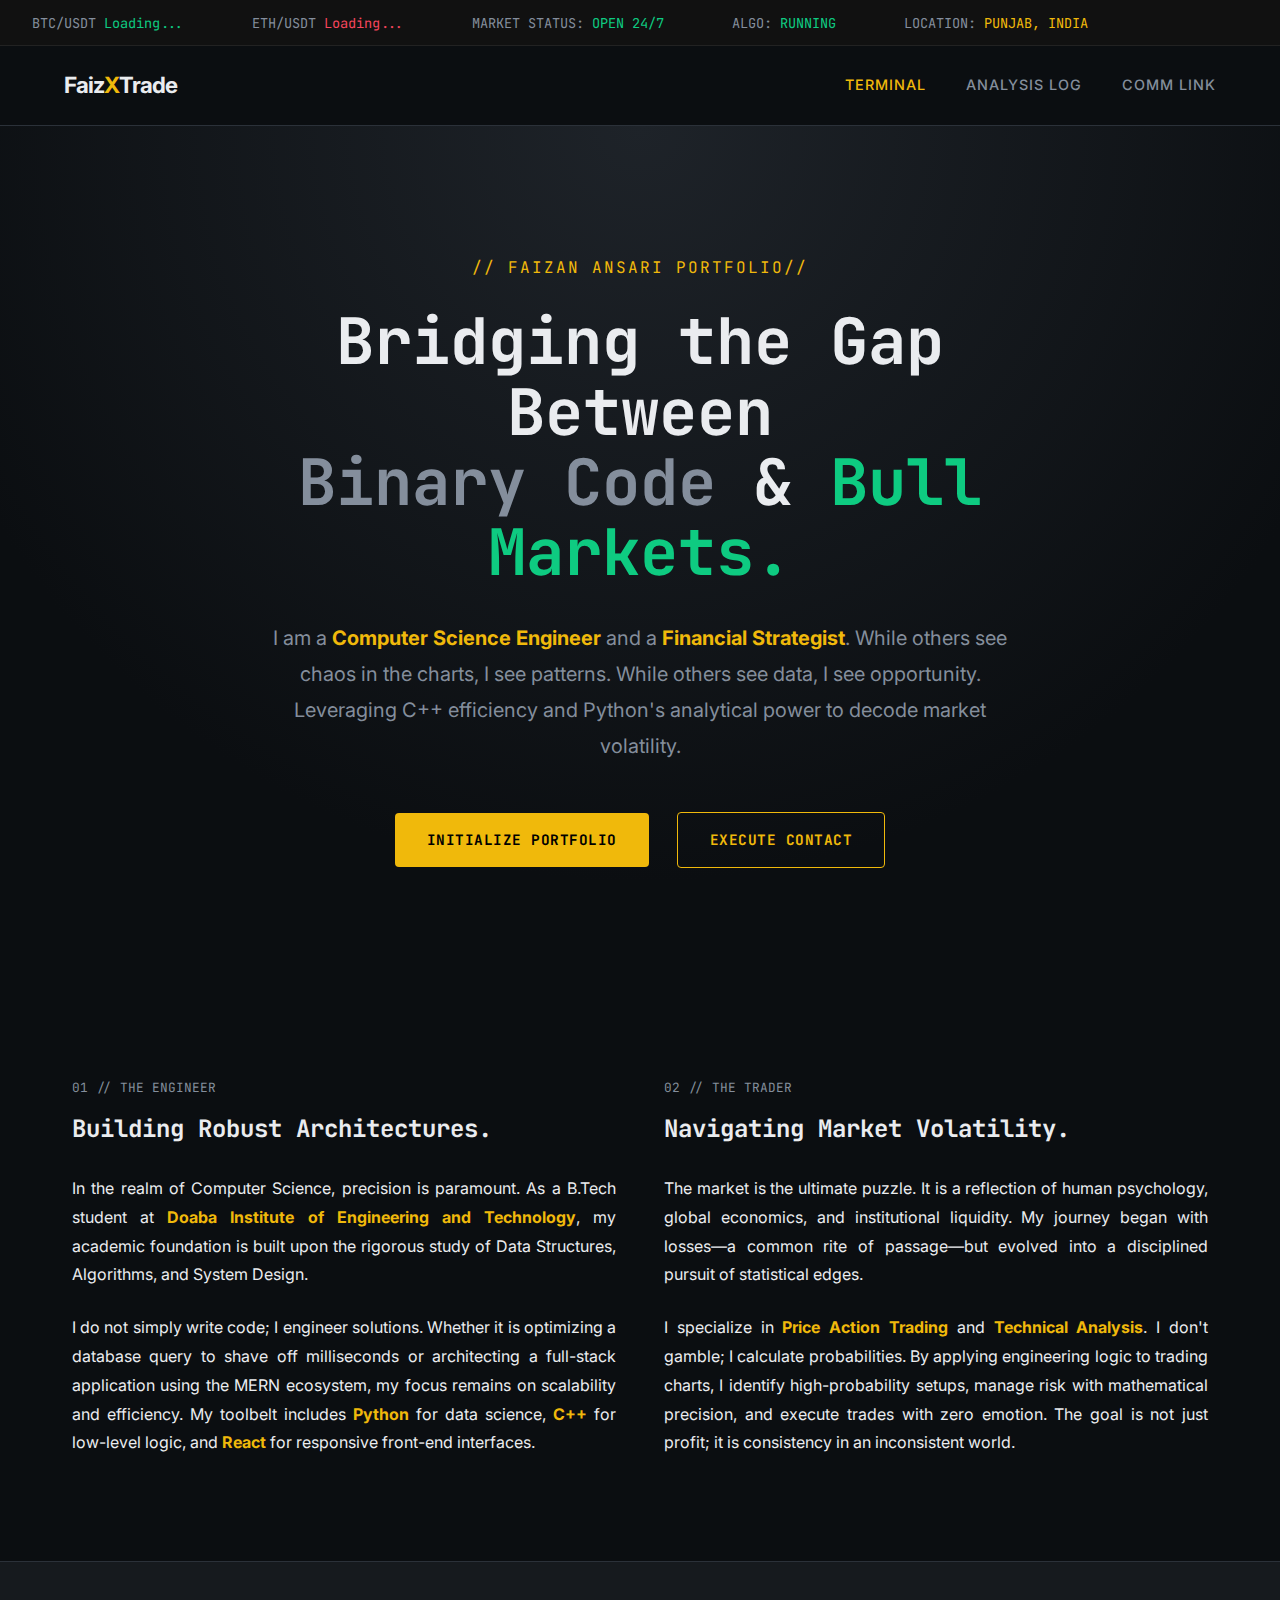
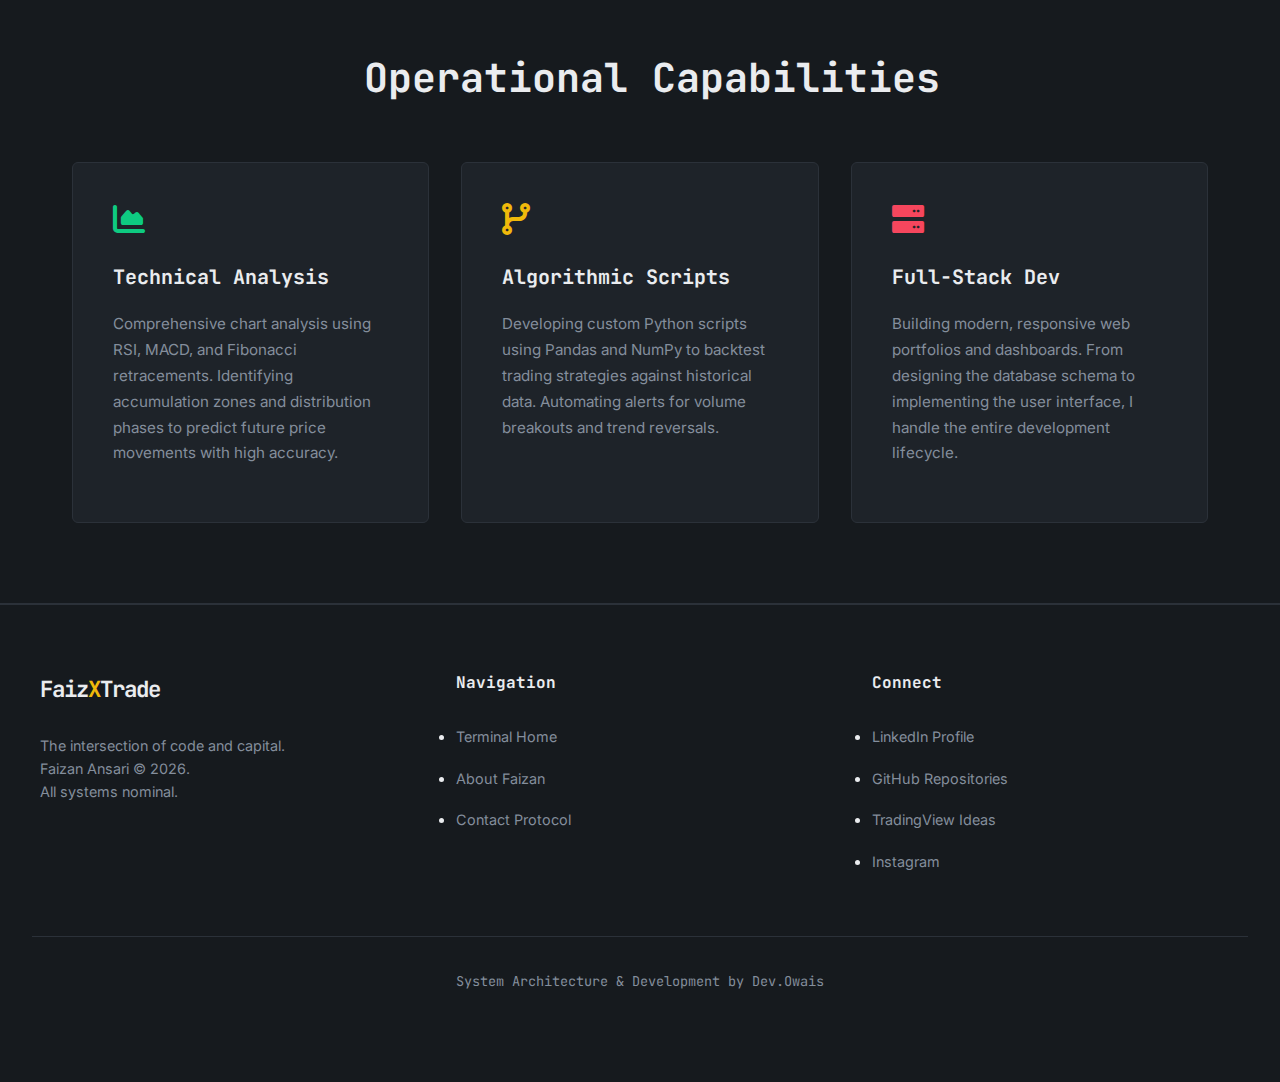
<file: index.html>
<!DOCTYPE html>
<html lang="en">
  <head>
    <meta charset="UTF-8" />
    <meta name="viewport" content="width=device-width, initial-scale=1.0" />
    <title>FaizXTrade</title>
    <link rel="stylesheet" href="css/styles.css" />
    <link rel="shortcut icon" href="images/favicon.ico" type="image/x-icon" />
    <link
      href="https://fonts.googleapis.com/css2?family=JetBrains+Mono:wght@400;700&family=Inter:wght@300;400;600&display=swap"
      rel="stylesheet"
    />
    <link
      rel="stylesheet"
      href="https://cdnjs.cloudflare.com/ajax/libs/font-awesome/6.0.0/css/all.min.css"
    />
    <meta
      name="description"
      content="Faizan Ansari's portfolio showcasing expertise in algorithmic trading and computer science engineering. Explore projects, trading strategies, and technical skills."
    />
    <meta
      name="keywords"
      content="Faizan Ansari, FaizXTrade, Algorithmic Trading, Computer Science Engineer, CSE Portfolio, Trading Strategies, Technical Analysis, Python Developer, C++ Programmer, Full-Stack Developer"
    />
  </head>
  <body>
    <div class="ticker-wrap">
      <span class="ticker-item">
        BTC/USDT
        <span id="btc-data" class="highlight-green">Loading...</span>
      </span>

      <span class="ticker-item">
        ETH/USDT
        <span id="eth-data" class="highlight-red">Loading...</span>
      </span>

      <span class="ticker-item">
        MARKET STATUS: <span class="highlight-green">OPEN 24/7</span>
      </span>

      <span class="ticker-item">
        ALGO: <span class="highlight-green">RUNNING</span>
      </span>

      <span class="ticker-item">
        LOCATION: <span style="color: var(--primary)">PUNJAB, INDIA</span>
      </span>
    </div>

    <nav class="navbar">
      <a href="index.html" class="logo">Faiz<span>X</span>Trade</a>
      <div class="nav-links">
        <a href="index.html" class="active">Terminal</a>
        <a href="pages/about.html">Analysis Log</a>
        <a href="pages/contact.html">Comm Link</a>
      </div>
    </nav>

    <header
      style="
        background: radial-gradient(
          circle at top center,
          #1e2329 0%,
          #0b0e11 70%
        );
        padding: 8rem 2rem;
        text-align: center;
      "
    >
      <div class="container" style="padding: 0">
        <p
          class="mono"
          style="
            color: var(--primary);
            margin-bottom: 1.5rem;
            letter-spacing: 2px;
          "
        >
          // FAIZAN ANSARI PORTFOLIO//
        </p>
        <h1
          style="
            font-size: 4rem;
            line-height: 1.1;
            margin-bottom: 2rem;
            max-width: 900px;
            margin-left: auto;
            margin-right: auto;
          "
        >
          Bridging the Gap Between <br /><span style="color: var(--text-dim)"
            >Binary Code</span
          >
          & <span style="color: var(--bull-green)">Bull Markets.</span>
        </h1>
        <p
          style="
            font-size: 1.25rem;
            color: var(--text-dim);
            max-width: 750px;
            margin: 0 auto 3rem auto;
            line-height: 1.8;
          "
        >
          I am a <strong>Computer Science Engineer</strong> and a
          <strong>Financial Strategist</strong>. While others see chaos in the
          charts, I see patterns. While others see data, I see opportunity.
          Leveraging C++ efficiency and Python's analytical power to decode
          market volatility.
        </p>
        <div>
          <a href="pages/about.html" class="btn">Initialize Portfolio</a>
          <a
            href="pages/contact.html"
            class="btn btn-outline"
            style="margin-left: 1.5rem"
            >Execute Contact</a
          >
        </div>
      </div>
    </header>

    <section class="container">
      <div class="grid-2">
        <div class="text-dense">
          <span class="mono-label">01 // THE ENGINEER</span>
          <h2 style="color: var(--text-main); margin-bottom: 1.5rem">
            Building Robust Architectures.
          </h2>
          <p>
            In the realm of Computer Science, precision is paramount. As a
            B.Tech student at
            <strong>Doaba Institute of Engineering and Technology</strong>, my
            academic foundation is built upon the rigorous study of Data
            Structures, Algorithms, and System Design.
          </p>
          <p>
            I do not simply write code; I engineer solutions. Whether it is
            optimizing a database query to shave off milliseconds or
            architecting a full-stack application using the MERN ecosystem, my
            focus remains on scalability and efficiency. My toolbelt includes
            <strong>Python</strong> for data science, <strong>C++</strong> for
            low-level logic, and <strong>React</strong> for responsive front-end
            interfaces.
          </p>
        </div>
        <div class="text-dense">
          <span class="mono-label">02 // THE TRADER</span>
          <h2 style="color: var(--text-main); margin-bottom: 1.5rem">
            Navigating Market Volatility.
          </h2>
          <p>
            The market is the ultimate puzzle. It is a reflection of human
            psychology, global economics, and institutional liquidity. My
            journey began with losses—a common rite of passage—but evolved into
            a disciplined pursuit of statistical edges.
          </p>
          <p>
            I specialize in <strong>Price Action Trading</strong> and
            <strong>Technical Analysis</strong>. I don't gamble; I calculate
            probabilities. By applying engineering logic to trading charts, I
            identify high-probability setups, manage risk with mathematical
            precision, and execute trades with zero emotion. The goal is not
            just profit; it is consistency in an inconsistent world.
          </p>
        </div>
      </div>
    </section>

    <section
      style="
        background-color: var(--bg-panel);
        border-top: 1px solid var(--bg-input);
        border-bottom: 1px solid var(--bg-input);
      "
    >
      <div class="container">
        <h2
          class="section-title"
          style="text-align: center; border: none; margin-bottom: 3rem"
        >
          Operational Capabilities
        </h2>
        <div class="grid-3">
          <div class="card">
            <i
              class="fas fa-chart-area"
              style="
                font-size: 2rem;
                color: var(--bull-green);
                margin-bottom: 1.5rem;
              "
            ></i>
            <h3>Technical Analysis</h3>
            <p>
              Comprehensive chart analysis using RSI, MACD, and Fibonacci
              retracements. Identifying accumulation zones and distribution
              phases to predict future price movements with high accuracy.
            </p>
          </div>
          <div class="card">
            <i
              class="fas fa-code-branch"
              style="
                font-size: 2rem;
                color: var(--primary);
                margin-bottom: 1.5rem;
              "
            ></i>
            <h3>Algorithmic Scripts</h3>
            <p>
              Developing custom Python scripts using Pandas and NumPy to
              backtest trading strategies against historical data. Automating
              alerts for volume breakouts and trend reversals.
            </p>
          </div>
          <div class="card">
            <i
              class="fas fa-server"
              style="
                font-size: 2rem;
                color: var(--bear-red);
                margin-bottom: 1.5rem;
              "
            ></i>
            <h3>Full-Stack Dev</h3>
            <p>
              Building modern, responsive web portfolios and dashboards. From
              designing the database schema to implementing the user interface,
              I handle the entire development lifecycle.
            </p>
            <h3></h3>
          </div>
        </div>
      </div>
    </section>

    <footer>
      <div class="footer-grid">
        <div class="footer-col">
          <h4 class="logo">Faiz<span>X</span>Trade</h4>
          <p
            style="color: var(--text-dim); font-size: 0.9rem; line-height: 1.6"
          >
            The intersection of code and capital. <br />
            Faizan Ansari © 2026. <br />
            All systems nominal.
          </p>
        </div>
        <div class="footer-col">
          <h4>Navigation</h4>
          <ul>
            <li><a href="index.html">Terminal Home</a></li>
            <li><a href="pages/about.html">About Faizan</a></li>
            <li><a href="pages/contact.html">Contact Protocol</a></li>
          </ul>
        </div>
        <div class="footer-col">
          <h4>Connect</h4>
          <ul>
            <li>
              <a href="https://www.linkedin.com/in/md-faiz-a9a7b3305"
                >LinkedIn Profile</a
              >
            </li>
            <li>
              <a href="https://github.com/faizxtrade">GitHub Repositories</a>
            </li>
            <li><a href="index.html">TradingView Ideas</a></li>
            <li>
              <a href="https://www.instagram.com/mdfaizann000">Instagram</a>
            </li>
          </ul>
        </div>
      </div>

      <div
        style="
          border-top: 1px solid var(--bg-input);
          margin-top: 3rem;
          padding-top: 2rem;
          text-align: center;
        "
      >
        <p
          style="
            font-family: var(--font-mono);
            font-size: 0.85rem;
            color: var(--text-dim);
          "
        >
          System Architecture & Development by
          <a href="https://owaislone.vercel.app" target="_blank">Dev.Owais</a>
        </p>
      </div>
    </footer>
    <script>
      async function updateTicker() {
        try {
          // Fetch 24hr ticker data for BTC and ETH from Binance
          const response = await fetch(
            'https://api.binance.com/api/v3/ticker/24hr?symbols=["BTCUSDT","ETHUSDT"]'
          );
          const data = await response.json();

          // Function to format the display
          const updateElement = (symbolData, elementId) => {
            const element = document.getElementById(elementId);
            const priceChange = parseFloat(
              symbolData.priceChangePercent
            ).toFixed(2);
            const symbol = parseFloat(symbolData.lastPrice).toFixed(2);

            // Set text: Price + Percent
            element.innerText = `$${symbol} (${
              priceChange > 0 ? "+" : ""
            }${priceChange}%)`;

            // Set Color: Green if positive, Red if negative
            if (priceChange >= 0) {
              element.className = "highlight-green";
            } else {
              element.className = "highlight-red";
            }
          };

          // Update BTC (Index 0 in response)
          updateElement(data[0], "btc-data");

          // Update ETH (Index 1 in response)
          updateElement(data[1], "eth-data");
        } catch (error) {
          console.error("Error fetching ticker data:", error);
        }
      }

      // Run immediately on load
      updateTicker();

      // Update every 5 seconds
      setInterval(updateTicker, 5000);
    </script>
  </body>
</html>
</file>
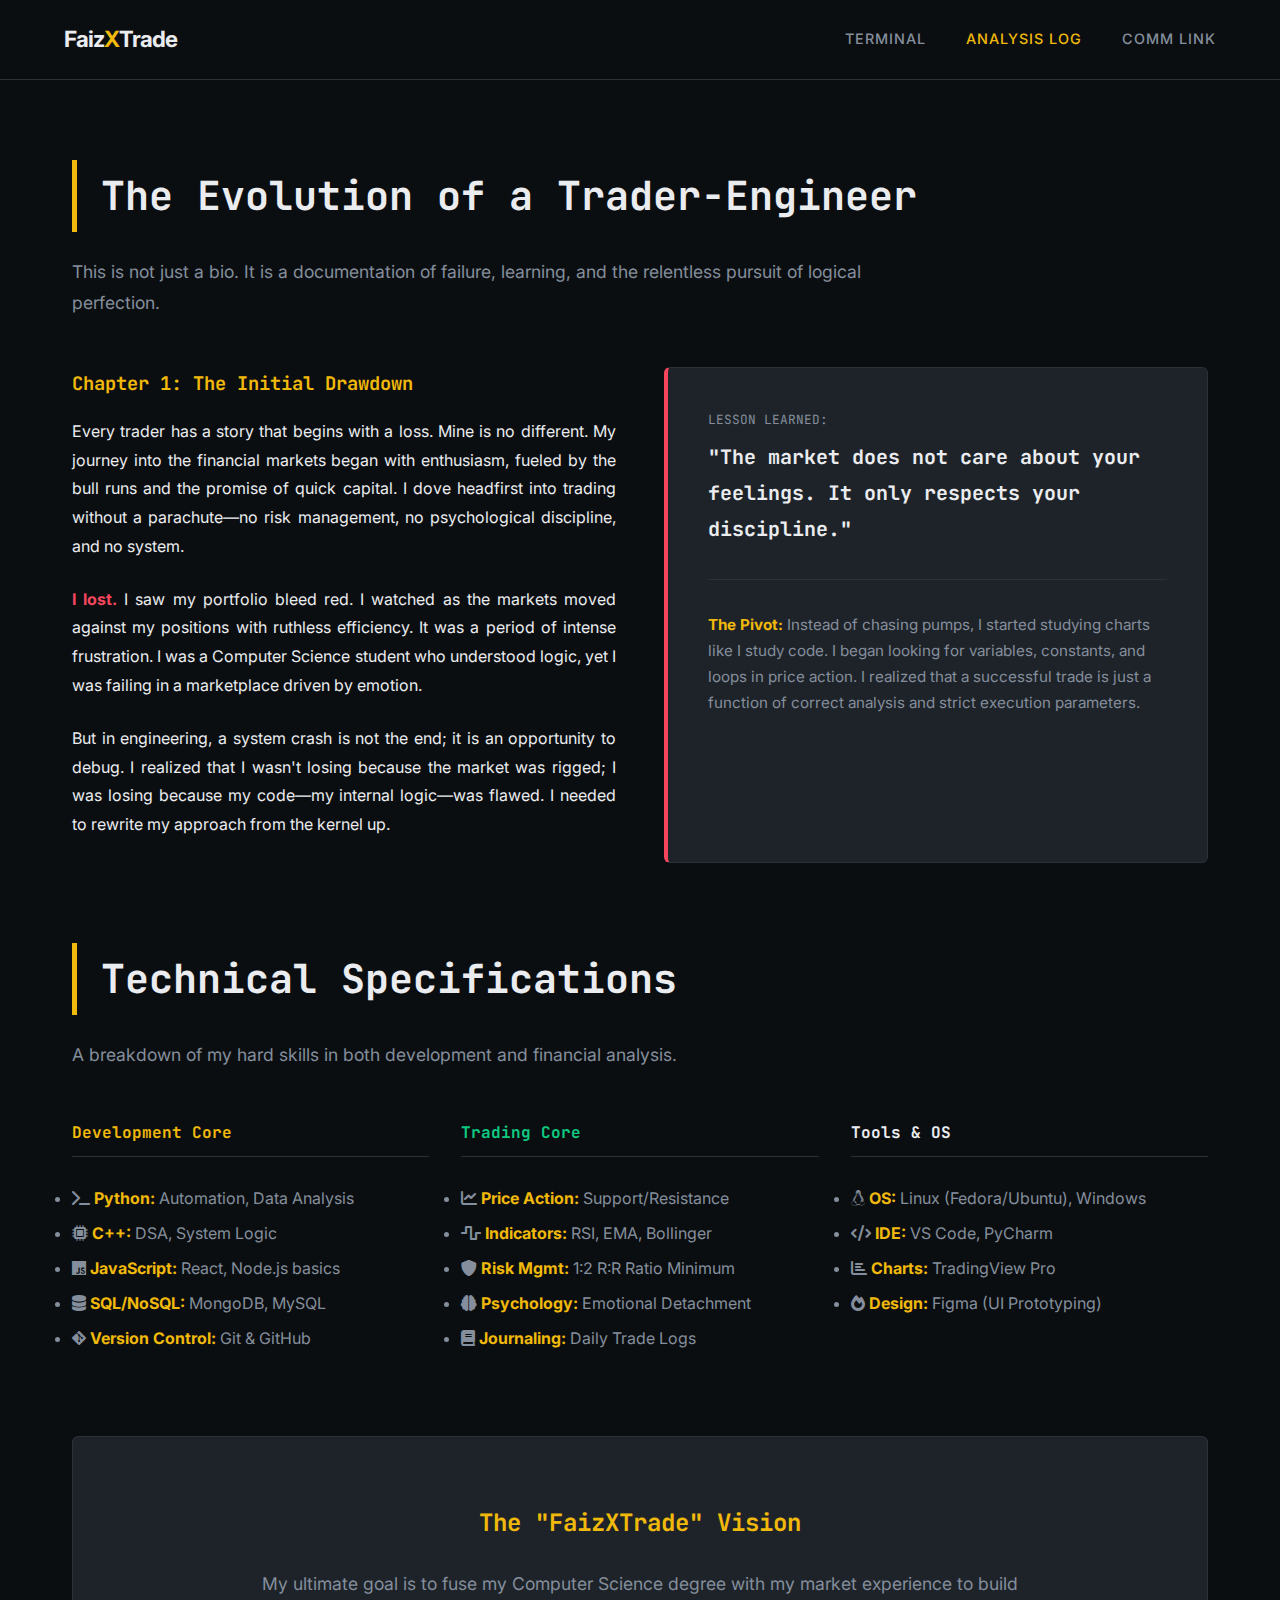
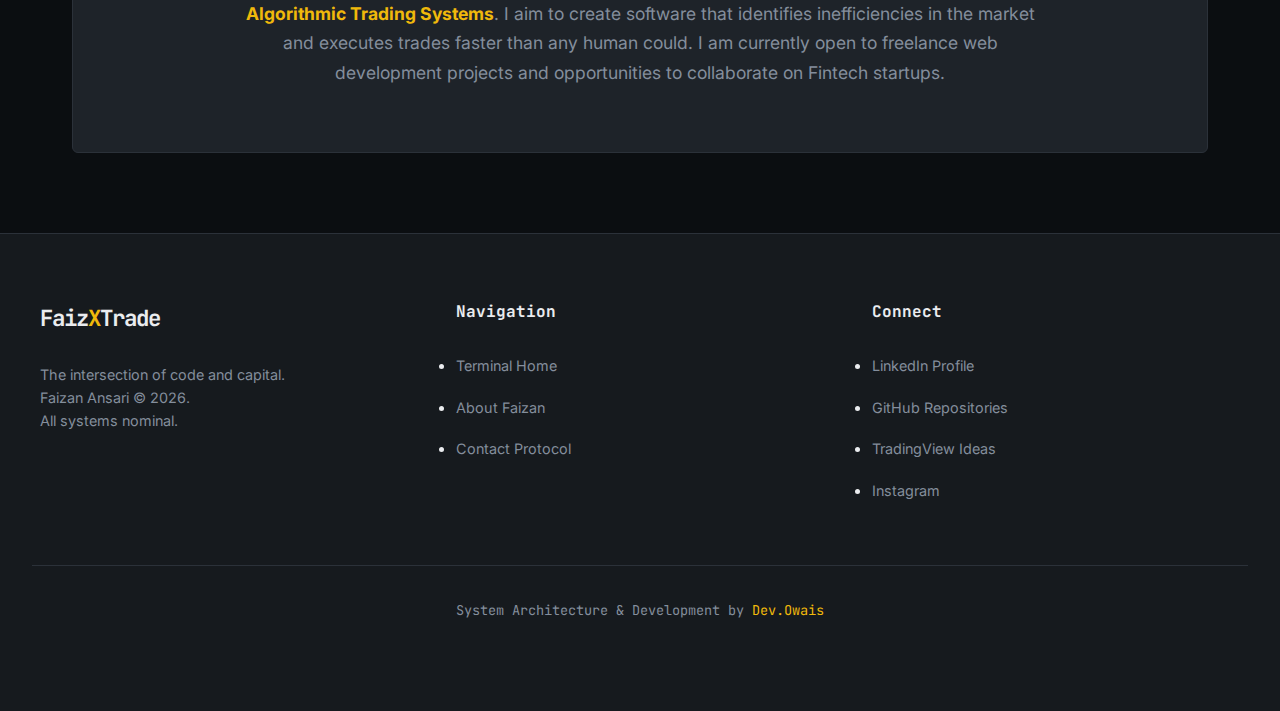
<file: pages/about.html>
<!DOCTYPE html>
<html lang="en">
  <head>
    <meta charset="UTF-8" />
    <meta name="viewport" content="width=device-width, initial-scale=1.0" />
    <title>Analysis Log | Faizan Ansari</title>
    <link rel="stylesheet" href="../css/styles.css" />
    <link
      href="https://fonts.googleapis.com/css2?family=JetBrains+Mono:wght@400;700&family=Inter:wght@300;400;600&display=swap"
      rel="stylesheet"
    />
    <link
      rel="stylesheet"
      href="https://cdnjs.cloudflare.com/ajax/libs/font-awesome/6.0.0/css/all.min.css"
    />
  </head>
  <body>
    <nav class="navbar">
      <a href="../index.html" class="logo">Faiz<span>X</span>Trade</a>
      <div class="nav-links">
        <a href="../index.html">Terminal</a>
        <a href="about.html" class="active">Analysis Log</a>
        <a href="contact.html">Comm Link</a>
      </div>
    </nav>

    <div class="container">
      <h1 class="section-title">The Evolution of a Trader-Engineer</h1>
      <p class="subtitle">
        This is not just a bio. It is a documentation of failure, learning, and
        the relentless pursuit of logical perfection.
      </p>

      <div class="grid-2" style="margin-bottom: 5rem">
        <div class="text-dense">
          <h3 style="color: var(--primary); margin-bottom: 1rem">
            Chapter 1: The Initial Drawdown
          </h3>
          <p>
            Every trader has a story that begins with a loss. Mine is no
            different. My journey into the financial markets began with
            enthusiasm, fueled by the bull runs and the promise of quick
            capital. I dove headfirst into trading without a parachute—no risk
            management, no psychological discipline, and no system.
          </p>
          <p>
            <strong style="color: var(--bear-red)">I lost.</strong> I saw my
            portfolio bleed red. I watched as the markets moved against my
            positions with ruthless efficiency. It was a period of intense
            frustration. I was a Computer Science student who understood logic,
            yet I was failing in a marketplace driven by emotion.
          </p>
          <p>
            But in engineering, a system crash is not the end; it is an
            opportunity to debug. I realized that I wasn't losing because the
            market was rigged; I was losing because my code—my internal
            logic—was flawed. I needed to rewrite my approach from the kernel
            up.
          </p>
        </div>
        <div class="card" style="border-left: 4px solid var(--bear-red)">
          <span class="mono-label">LESSON LEARNED:</span>
          <h3 style="color: var(--text-main)">
            "The market does not care about your feelings. It only respects your
            discipline."
          </h3>
          <hr
            style="
              border: 0;
              border-top: 1px solid var(--bg-input);
              margin: 2rem 0;
            "
          />
          <p>
            <strong>The Pivot:</strong> Instead of chasing pumps, I started
            studying charts like I study code. I began looking for variables,
            constants, and loops in price action. I realized that a successful
            trade is just a function of correct analysis and strict execution
            parameters.
          </p>
        </div>
      </div>

      <div style="margin-bottom: 5rem">
        <h2 class="section-title">Technical Specifications</h2>
        <p class="subtitle">
          A breakdown of my hard skills in both development and financial
          analysis.
        </p>

        <div class="grid-3">
          <div>
            <h4
              class="mono"
              style="
                color: var(--primary);
                margin-bottom: 1.5rem;
                border-bottom: 1px solid var(--bg-input);
                padding-bottom: 0.5rem;
              "
            >
              Development Core
            </h4>
            <ul style="color: var(--text-dim); line-height: 2.2">
              <li>
                <i class="fas fa-terminal"></i>
                <strong>Python:</strong> Automation, Data Analysis
              </li>
              <li>
                <i class="fas fa-microchip"></i> <strong>C++:</strong> DSA,
                System Logic
              </li>
              <li>
                <i class="fab fa-js"></i> <strong>JavaScript:</strong> React,
                Node.js basics
              </li>
              <li>
                <i class="fas fa-database"></i>
                <strong>SQL/NoSQL:</strong> MongoDB, MySQL
              </li>
              <li>
                <i class="fab fa-git-alt"></i>
                <strong>Version Control:</strong> Git & GitHub
              </li>
            </ul>
          </div>
          <div>
            <h4
              class="mono"
              style="
                color: var(--bull-green);
                margin-bottom: 1.5rem;
                border-bottom: 1px solid var(--bg-input);
                padding-bottom: 0.5rem;
              "
            >
              Trading Core
            </h4>
            <ul style="color: var(--text-dim); line-height: 2.2">
              <li>
                <i class="fas fa-chart-line"></i>
                <strong>Price Action:</strong> Support/Resistance
              </li>
              <li>
                <i class="fas fa-wave-square"></i>
                <strong>Indicators:</strong> RSI, EMA, Bollinger
              </li>
              <li>
                <i class="fas fa-shield-alt"></i>
                <strong>Risk Mgmt:</strong> 1:2 R:R Ratio Minimum
              </li>
              <li>
                <i class="fas fa-brain"></i>
                <strong>Psychology:</strong> Emotional Detachment
              </li>
              <li>
                <i class="fas fa-book"></i> <strong>Journaling:</strong> Daily
                Trade Logs
              </li>
            </ul>
          </div>
          <div>
            <h4
              class="mono"
              style="
                color: var(--text-main);
                margin-bottom: 1.5rem;
                border-bottom: 1px solid var(--bg-input);
                padding-bottom: 0.5rem;
              "
            >
              Tools & OS
            </h4>
            <ul style="color: var(--text-dim); line-height: 2.2">
              <li>
                <i class="fab fa-linux"></i> <strong>OS:</strong> Linux
                (Fedora/Ubuntu), Windows
              </li>
              <li>
                <i class="fas fa-code"></i> <strong>IDE:</strong> VS Code,
                PyCharm
              </li>
              <li>
                <i class="fas fa-chart-bar"></i>
                <strong>Charts:</strong> TradingView Pro
              </li>
              <li>
                <i class="fas fa-fire"></i> <strong>Design:</strong> Figma (UI
                Prototyping)
              </li>
            </ul>
          </div>
        </div>
      </div>

      <div class="card" style="text-align: center; padding: 4rem 2rem">
        <h2 style="color: var(--primary); margin-bottom: 1.5rem">
          The "FaizXTrade" Vision
        </h2>
        <p
          style="
            max-width: 800px;
            margin: 0 auto;
            font-size: 1.1rem;
            color: var(--text-dim);
          "
        >
          My ultimate goal is to fuse my Computer Science degree with my market
          experience to build <strong>Algorithmic Trading Systems</strong>. I
          aim to create software that identifies inefficiencies in the market
          and executes trades faster than any human could. I am currently open
          to freelance web development projects and opportunities to collaborate
          on Fintech startups.
        </p>
      </div>
    </div>

    <footer>
      <div class="footer-grid">
        <div class="footer-col">
          <h4 class="logo">Faiz<span>X</span>Trade</h4>
          <p
            style="color: var(--text-dim); font-size: 0.9rem; line-height: 1.6"
          >
            The intersection of code and capital. <br />
            Faizan Ansari © 2026. <br />
            All systems nominal.
          </p>
        </div>
        <div class="footer-col">
          <h4>Navigation</h4>
          <ul>
            <li><a href="../index.html">Terminal Home</a></li>
            <li><a href="about.html">About Faizan</a></li>
            <li><a href="contact.html">Contact Protocol</a></li>
          </ul>
        </div>
        <div class="footer-col">
          <h4>Connect</h4>
          <ul>
            <li>
              <a href="https://www.linkedin.com/in/md-faiz-a9a7b3305"
                >LinkedIn Profile</a
              >
            </li>
            <li>
              <a href="https://github.com/faizxtrade">GitHub Repositories</a>
            </li>
            <li><a href="../index.html">TradingView Ideas</a></li>
            <li>
              <a href="https://www.instagram.com/md_faizann000">Instagram</a>
            </li>
          </ul>
        </div>
      </div>

      <div
        style="
          border-top: 1px solid var(--bg-input);
          margin-top: 3rem;
          padding-top: 2rem;
          text-align: center;
        "
      >
        <p
          style="
            font-family: var(--font-mono);
            font-size: 0.85rem;
            color: var(--text-dim);
          "
        >
          System Architecture & Development by
          <span style="color: var(--primary)">
            <a href="https://owaislone.vercel.app" target="_blank">Dev.Owais</a>
          </span>
        </p>
      </div>
    </footer>
  </body>
</html>
</file>
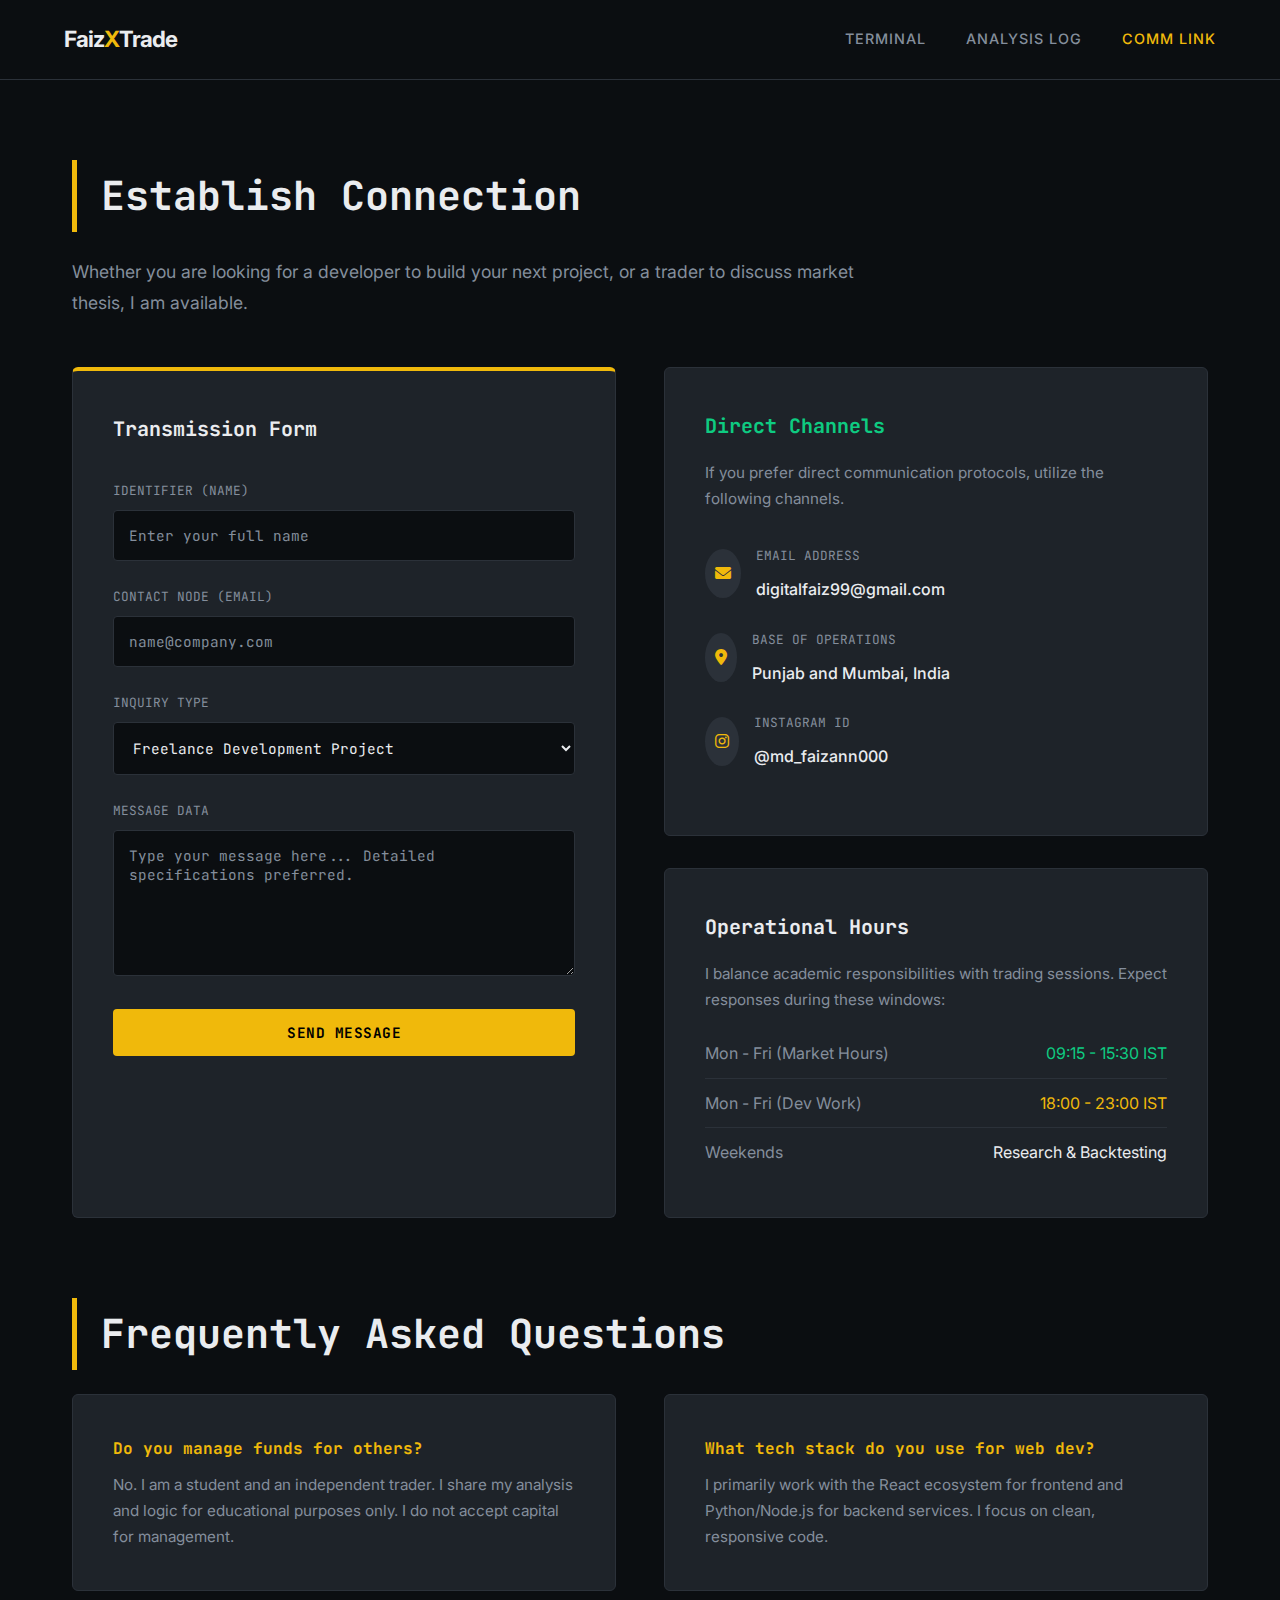
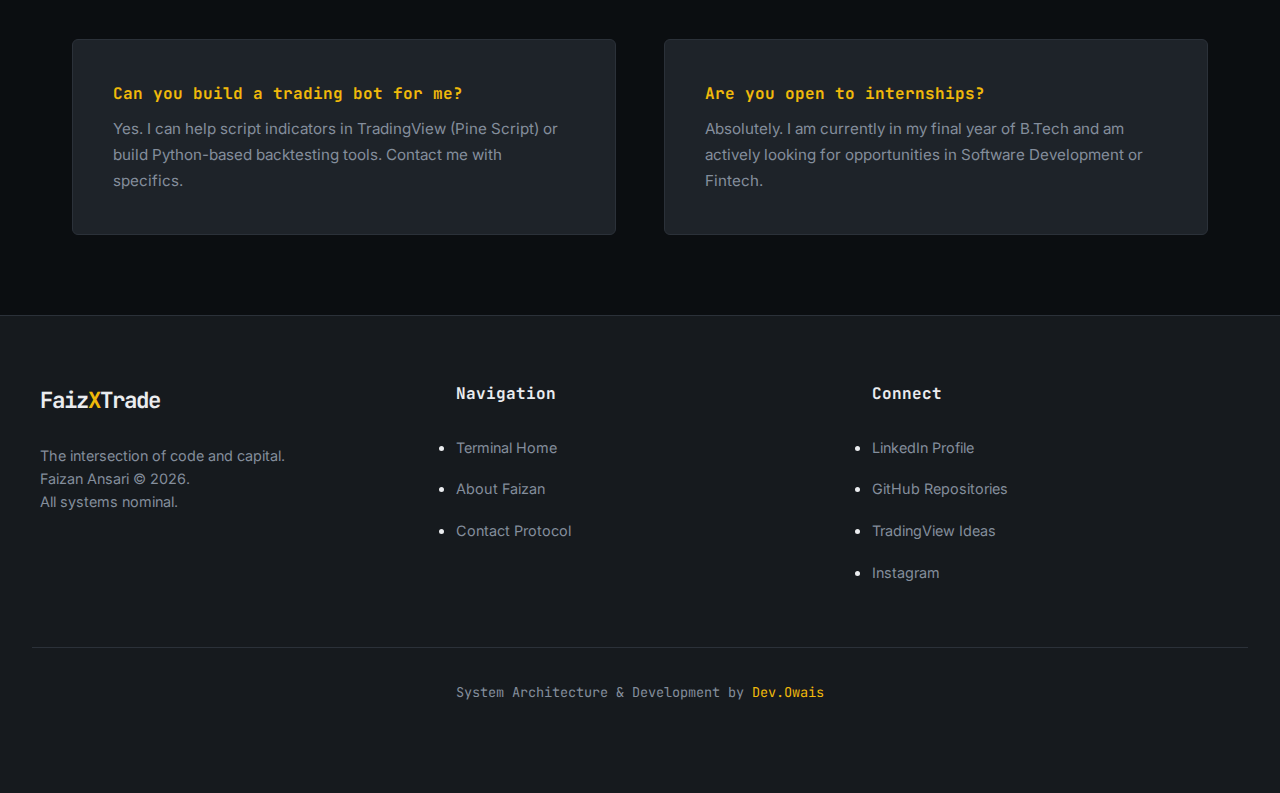
<file: pages/contact.html>
<!DOCTYPE html>
<html lang="en">
  <head>
    <meta charset="UTF-8" />
    <meta name="viewport" content="width=device-width, initial-scale=1.0" />
    <title>Comm Link | Faizan Ansari</title>
    <link rel="stylesheet" href="../css/styles.css" />
    <link
      href="https://fonts.googleapis.com/css2?family=JetBrains+Mono:wght@400;700&family=Inter:wght@300;400;600&display=swap"
      rel="stylesheet"
    />
    <link
      rel="stylesheet"
      href="https://cdnjs.cloudflare.com/ajax/libs/font-awesome/6.0.0/css/all.min.css"
    />
  </head>
  <body>
    <nav class="navbar">
      <a href="../index.html" class="logo">Faiz<span>X</span>Trade</a>
      <div class="nav-links">
        <a href="../index.html">Terminal</a>
        <a href="about.html">Analysis Log</a>
        <a href="contact.html" class="active">Comm Link</a>
      </div>
    </nav>

    <div class="container">
      <h1 class="section-title">Establish Connection</h1>
      <p class="subtitle">
        Whether you are looking for a developer to build your next project, or a
        trader to discuss market thesis, I am available.
      </p>

      <div class="grid-2">
        <div>
          <form class="card" style="border-top: 4px solid var(--primary)">
            <h3 style="margin-bottom: 2rem">Transmission Form</h3>

            <div class="form-group">
              <label for="name" class="mono-label">IDENTIFIER (NAME)</label>
              <input
                type="text"
                id="name"
                class="form-control"
                placeholder="Enter your full name"
              />
            </div>

            <div class="form-group">
              <label for="email" class="mono-label">CONTACT NODE (EMAIL)</label>
              <input
                type="email"
                id="email"
                class="form-control"
                placeholder="name@company.com"
              />
            </div>

            <div class="form-group">
              <label for="type" class="mono-label">INQUIRY TYPE</label>
              <select id="type" class="form-control" style="cursor: pointer">
                <option>Freelance Development Project</option>
                <option>Trading / Market Discussion</option>
                <option>Collaboration Request</option>
                <option>General Inquiry</option>
              </select>
            </div>

            <div class="form-group">
              <label for="message" class="mono-label">MESSAGE DATA</label>
              <textarea
                id="message"
                rows="6"
                class="form-control"
                placeholder="Type your message here... Detailed specifications preferred."
              ></textarea>
            </div>

            <button type="submit" class="btn" style="width: 100%">
              SEND MESSAGE
            </button>
          </form>
        </div>

        <div>
          <div class="card" style="margin-bottom: 2rem; height: auto">
            <h3 style="color: var(--bull-green)">Direct Channels</h3>
            <p style="margin-bottom: 2rem">
              If you prefer direct communication protocols, utilize the
              following channels.
            </p>

            <ul style="list-style: none">
              <li
                style="
                  margin-bottom: 1.5rem;
                  display: flex;
                  align-items: center;
                "
              >
                <div
                  style="
                    background: var(--bg-input);
                    padding: 10px;
                    border-radius: 50%;
                    margin-right: 15px;
                  "
                >
                  <i class="fas fa-envelope" style="color: var(--primary)"></i>
                </div>
                <div>
                  <span class="mono-label">EMAIL ADDRESS</span>
                  <span style="color: var(--text-main); font-weight: 500"
                    >digitalfaiz99@gmail.com</span
                  >
                </div>
              </li>
              <li
                style="
                  margin-bottom: 1.5rem;
                  display: flex;
                  align-items: center;
                "
              >
                <div
                  style="
                    background: var(--bg-input);
                    padding: 10px;
                    border-radius: 50%;
                    margin-right: 15px;
                  "
                >
                  <i
                    class="fas fa-map-marker-alt"
                    style="color: var(--primary)"
                  ></i>
                </div>
                <div>
                  <span class="mono-label">BASE OF OPERATIONS</span>
                  <span style="color: var(--text-main); font-weight: 500"
                    >Punjab and Mumbai, India</span
                  >
                </div>
              </li>
              <li
                style="
                  margin-bottom: 1.5rem;
                  display: flex;
                  align-items: center;
                "
              >
                <div
                  style="
                    background: var(--bg-input);
                    padding: 10px;
                    border-radius: 50%;
                    margin-right: 15px;
                  "
                >
                  <i class="fab fa-instagram" style="color: var(--primary)"></i>
                </div>
                <div>
                  <span class="mono-label">INSTAGRAM ID</span>
                  <span style="color: var(--text-main); font-weight: 500"
                    >@md_faizann000</span
                  >
                </div>
              </li>
            </ul>
          </div>

          <div class="card" style="height: auto">
            <h3 style="color: var(--text-main)">Operational Hours</h3>
            <p style="margin-bottom: 1rem">
              I balance academic responsibilities with trading sessions. Expect
              responses during these windows:
            </p>

            <div
              style="
                display: flex;
                justify-content: space-between;
                border-bottom: 1px solid var(--bg-input);
                padding: 10px 0;
              "
            >
              <span style="color: var(--text-dim)"
                >Mon - Fri (Market Hours)</span
              >
              <span style="color: var(--bull-green)">09:15 - 15:30 IST</span>
            </div>
            <div
              style="
                display: flex;
                justify-content: space-between;
                border-bottom: 1px solid var(--bg-input);
                padding: 10px 0;
              "
            >
              <span style="color: var(--text-dim)">Mon - Fri (Dev Work)</span>
              <span style="color: var(--primary)">18:00 - 23:00 IST</span>
            </div>
            <div
              style="
                display: flex;
                justify-content: space-between;
                padding: 10px 0;
              "
            >
              <span style="color: var(--text-dim)">Weekends</span>
              <span style="color: var(--text-main)"
                >Research & Backtesting</span
              >
            </div>
          </div>
        </div>
      </div>

      <div style="margin-top: 5rem; clear: both">
        <h2 class="section-title">Frequently Asked Questions</h2>
        <div class="grid-2">
          <div class="card" style="height: auto">
            <h4 style="color: var(--primary); margin-bottom: 0.5rem">
              Do you manage funds for others?
            </h4>
            <p>
              No. I am a student and an independent trader. I share my analysis
              and logic for educational purposes only. I do not accept capital
              for management.
            </p>
          </div>
          <div class="card" style="height: auto">
            <h4 style="color: var(--primary); margin-bottom: 0.5rem">
              What tech stack do you use for web dev?
            </h4>
            <p>
              I primarily work with the React ecosystem for frontend and
              Python/Node.js for backend services. I focus on clean, responsive
              code.
            </p>
          </div>
          <div class="card" style="height: auto">
            <h4 style="color: var(--primary); margin-bottom: 0.5rem">
              Can you build a trading bot for me?
            </h4>
            <p>
              Yes. I can help script indicators in TradingView (Pine Script) or
              build Python-based backtesting tools. Contact me with specifics.
            </p>
          </div>
          <div class="card" style="height: auto">
            <h4 style="color: var(--primary); margin-bottom: 0.5rem">
              Are you open to internships?
            </h4>
            <p>
              Absolutely. I am currently in my final year of B.Tech and am
              actively looking for opportunities in Software Development or
              Fintech.
            </p>
          </div>
        </div>
      </div>
    </div>

    <footer>
      <div class="footer-grid">
        <div class="footer-col">
          <h4 class="logo">Faiz<span>X</span>Trade</h4>
          <p
            style="color: var(--text-dim); font-size: 0.9rem; line-height: 1.6"
          >
            The intersection of code and capital. <br />
            Faizan Ansari © 2026. <br />
            All systems nominal.
          </p>
        </div>
        <div class="footer-col">
          <h4>Navigation</h4>
          <ul>
            <li><a href="../index.html">Terminal Home</a></li>
            <li><a href="about.html">About Faizan</a></li>
            <li><a href="contact.html">Contact Protocol</a></li>
          </ul>
        </div>
        <div class="footer-col">
          <h4>Connect</h4>
          <ul>
            <li>
              <a href="https://www.linkedin.com/in/md-faiz-a9a7b3305"
                >LinkedIn Profile</a
              >
            </li>
            <li>
              <a href="https://github.com/faizxtrade">GitHub Repositories</a>
            </li>
            <li><a href="../index.html">TradingView Ideas</a></li>
            <li>
              <a href="https://www.instagram.com/md_faizann000">Instagram</a>
            </li>
          </ul>
        </div>
      </div>

      <div
        style="
          border-top: 1px solid var(--bg-input);
          margin-top: 3rem;
          padding-top: 2rem;
          text-align: center;
        "
      >
        <p
          style="
            font-family: var(--font-mono);
            font-size: 0.85rem;
            color: var(--text-dim);
          "
        >
          System Architecture & Development by
          <span style="color: var(--primary)">
            <a href="https://owaislone.vercel.app" target="_blank">Dev.Owais</a>
          </span>
        </p>
      </div>
    </footer>
  </body>
</html>
</file>
<file: css/styles.css>
/* --- ROOT VARIABLES --- */
:root {
  --bg-dark: #0b0e11; /* Binance/Terminal Black */
  --bg-panel: #161a1e; /* Slightly lighter panel */
  --bg-card: #1e2329; /* Card Grey */
  --bg-input: #2b3139; /* Input Fields */

  --primary: #f0b90b; /* Binance Gold */
  --bull-green: #0ecb81; /* Profit Green */
  --bear-red: #f6465d; /* Loss Red */

  --text-main: #eaecef; /* White-ish */
  --text-dim: #848e9c; /* Grey text */
  --text-dark: #474d57; /* Darker grey for borders */

  --font-main: "Inter", sans-serif;
  --font-mono: "JetBrains Mono", monospace;
}

/* --- RESET & BASICS --- */
* {
  margin: 0;
  padding: 0;
  box-sizing: border-box;
}

body {
  background-color: var(--bg-dark);
  color: var(--text-main);
  font-family: var(--font-main);
  line-height: 1.8; /* Increased line height for heavy text readability */
  font-size: 16px;
  display: flex;
  flex-direction: column;
  min-height: 100vh;
}

h1,
h2,
h3,
h4,
.mono {
  font-family: var(--font-mono);
}
a {
  text-decoration: none;
  color: inherit;
  transition: 0.3s;
}
p {
  margin-bottom: 1.5rem;
}
strong {
  color: var(--primary);
}

/* --- NAVIGATION --- */
.navbar {
  display: flex;
  justify-content: space-between;
  align-items: center;
  padding: 1.2rem 5%;
  background-color: var(--bg-dark);
  border-bottom: 1px solid var(--bg-input);
  position: sticky;
  top: 0;
  z-index: 1000;
}

.logo {
  font-size: 1.4rem;
  font-weight: 700;
  letter-spacing: -1px;
}
.logo span {
  color: var(--primary);
}

.nav-links {
  display: flex;
  gap: 2.5rem;
}
.nav-links a {
  font-size: 0.9rem;
  font-weight: 500;
  color: var(--text-dim);
  text-transform: uppercase;
  letter-spacing: 1px;
}
.nav-links a:hover,
.nav-links a.active {
  color: var(--primary);
}

/* --- LAYOUT UTILITIES --- */
.container {
  max-width: 1200px;
  margin: 0 auto;
  padding: 5rem 2rem;
  flex: 1;
}

.section-title {
  font-size: 2.5rem;
  margin-bottom: 1.5rem;
  color: var(--text-main);
  border-left: 5px solid var(--primary);
  padding-left: 1.5rem;
}
.subtitle {
  color: var(--text-dim);
  margin-bottom: 3rem;
  font-size: 1.1rem;
  max-width: 800px;
}

/* --- BUTTONS --- */
.btn {
  display: inline-block;
  padding: 14px 32px;
  background: var(--primary);
  color: #000;
  font-weight: bold;
  border-radius: 4px;
  font-family: var(--font-mono);
  border: none;
  cursor: pointer;
  text-transform: uppercase;
  font-size: 0.9rem;
  letter-spacing: 0.5px;
}
.btn:hover {
  background: #d4a406;
  transform: translateY(-2px);
  box-shadow: 0 4px 12px rgba(240, 185, 11, 0.2);
}

.btn-outline {
  background: transparent;
  border: 1px solid var(--primary);
  color: var(--primary);
}
.btn-outline:hover {
  background: rgba(240, 185, 11, 0.1);
}

/* --- CARDS & GRIDS --- */
.grid-2 {
  display: grid;
  grid-template-columns: 1fr;
  gap: 3rem;
}
.grid-3 {
  display: grid;
  grid-template-columns: 1fr;
  gap: 2rem;
}
.grid-4 {
  display: grid;
  grid-template-columns: 1fr;
  gap: 1.5rem;
}

@media (min-width: 768px) {
  .grid-2 {
    grid-template-columns: 1fr 1fr;
  }
  .grid-3 {
    grid-template-columns: repeat(3, 1fr);
  }
  .grid-4 {
    grid-template-columns: repeat(4, 1fr);
  }
}

.card {
  background: var(--bg-card);
  padding: 2.5rem;
  border-radius: 6px;
  border: 1px solid var(--bg-input);
  transition: transform 0.2s, border-color 0.2s;
  height: 100%;
}
.card:hover {
  transform: translateY(-5px);
  border-color: var(--text-dim);
}

.card h3 {
  color: var(--text-main);
  margin-bottom: 1rem;
  font-size: 1.25rem;
}
.card p {
  color: var(--text-dim);
  font-size: 0.95rem;
  line-height: 1.7;
  margin-bottom: 0;
}

/* --- TYPOGRAPHY UTILS --- */
.text-dense p {
  margin-bottom: 1.5rem;
  text-align: justify;
}
.highlight-green {
  color: var(--bull-green);
}
.highlight-red {
  color: var(--bear-red);
}
.mono-label {
  font-family: var(--font-mono);
  font-size: 0.8rem;
  color: var(--text-dim);
  display: block;
  margin-bottom: 0.5rem;
}

/* --- TICKER COMPONENT --- */
.ticker-wrap {
  background: #111;
  border-bottom: 1px solid #222;
  overflow: hidden;
  white-space: nowrap;
  padding: 0.5rem 0;
}
.ticker-item {
  display: inline-block;
  padding: 0 2rem;
  font-family: var(--font-mono);
  font-size: 0.85rem;
  color: var(--text-dim);
}

/* --- FOOTER --- */
footer {
  background: var(--bg-panel);
  padding: 4rem 2rem;
  border-top: 1px solid var(--bg-input);
  margin-top: auto;
}
.footer-grid {
  display: grid;
  grid-template-columns: repeat(auto-fit, minmax(200px, 1fr));
  gap: 3rem;
  max-width: 1200px;
  margin: 0 auto;
}
.footer-col h4 {
  margin-bottom: 1.5rem;
  color: var(--text-main);
}
.footer-col ul li {
  margin-bottom: 0.8rem;
}
.footer-col ul li a {
  color: var(--text-dim);
  font-size: 0.9rem;
}
.footer-col ul li a:hover {
  color: var(--primary);
}

/* --- FORMS --- */
.form-group {
  margin-bottom: 1.5rem;
}
.form-control {
  width: 100%;
  padding: 15px;
  background: var(--bg-dark);
  border: 1px solid var(--bg-input);
  color: var(--text-main);
  border-radius: 4px;
  font-family: var(--font-mono);
  font-size: 0.9rem;
}
.form-control:focus {
  outline: none;
  border-color: var(--primary);
}
.form-control::placeholder {
  color: var(--text-dim);
}
textarea.form-control {
  min-height: 120px;
  resize: vertical;
}
/* --- SOCIAL ICONS --- */
.social-icons a {
  color: var(--text-dim);
  font-size: 1.5rem;
  margin-right: 1.5rem;
  transition: color 0.3s;
}
.social-icons a:hover {
  color: var(--primary);
}
.social-icons a:last-child {
  margin-right: 0;
}
/* --- ADDITIONAL STYLES CAN BE ADDED BELOW --- */
</file>
